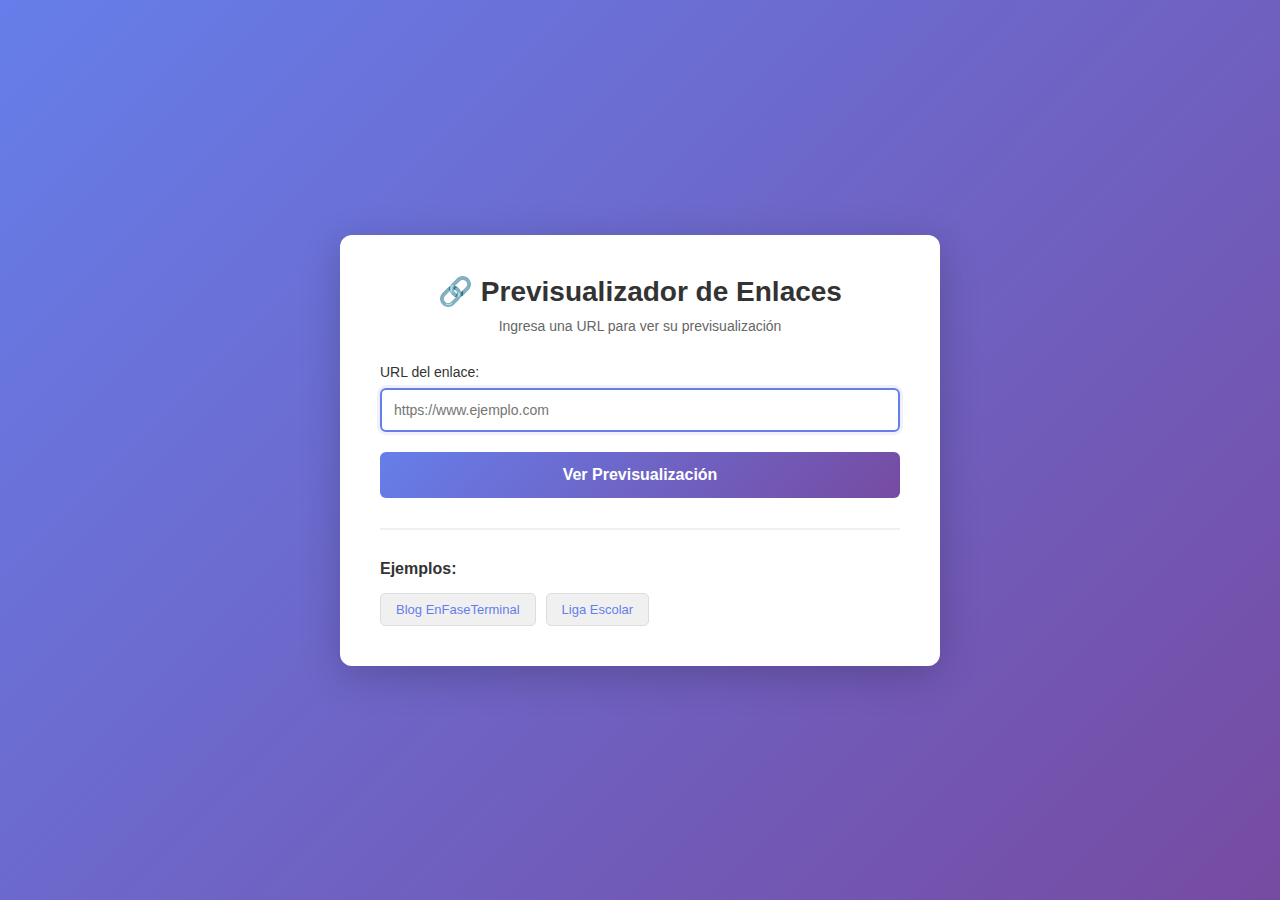
<file: preview-enlace/index.html>
<!DOCTYPE html>
<html lang="es">
<head>
    <meta charset="UTF-8">
    <meta name="viewport" content="width=device-width, initial-scale=1.0">
    <title>Previsualizador de Enlaces</title>
    <style>
        * {
            margin: 0;
            padding: 0;
            box-sizing: border-box;
        }

        body {
            font-family: 'Segoe UI', Tahoma, Geneva, Verdana, sans-serif;
            background: linear-gradient(135deg, #667eea 0%, #764ba2 100%);
            min-height: 100vh;
            display: flex;
            justify-content: center;
            align-items: center;
            padding: 20px;
        }

        .container {
            width: 100%;
            max-width: 600px;
        }

        .card {
            background: white;
            border-radius: 12px;
            box-shadow: 0 10px 40px rgba(0, 0, 0, 0.2);
            padding: 40px;
            animation: slideIn 0.5s ease-out;
        }

        @keyframes slideIn {
            from {
                opacity: 0;
                transform: translateY(20px);
            }
            to {
                opacity: 1;
                transform: translateY(0);
            }
        }

        h1 {
            color: #333;
            margin-bottom: 10px;
            text-align: center;
            font-size: 28px;
        }

        .subtitle {
            color: #666;
            text-align: center;
            margin-bottom: 30px;
            font-size: 14px;
        }

        .input-group {
            margin-bottom: 20px;
        }

        label {
            display: block;
            margin-bottom: 8px;
            color: #333;
            font-weight: 500;
            font-size: 14px;
        }

        input[type="url"] {
            width: 100%;
            padding: 12px;
            border: 2px solid #e0e0e0;
            border-radius: 6px;
            font-size: 14px;
            transition: all 0.3s ease;
            font-family: inherit;
        }

        input[type="url"]:focus {
            outline: none;
            border-color: #667eea;
            box-shadow: 0 0 0 3px rgba(102, 126, 234, 0.1);
        }

        .btn {
            width: 100%;
            padding: 14px 24px;
            background: linear-gradient(135deg, #667eea 0%, #764ba2 100%);
            color: white;
            border: none;
            border-radius: 6px;
            font-size: 16px;
            font-weight: 600;
            cursor: pointer;
            transition: all 0.3s ease;
        }

        .btn:hover {
            transform: translateY(-2px);
            box-shadow: 0 5px 20px rgba(102, 126, 234, 0.3);
        }

        .btn:active {
            transform: translateY(0);
        }

        .btn:disabled {
            opacity: 0.6;
            cursor: not-allowed;
            transform: none;
        }

        .ejemplos {
            margin-top: 30px;
            padding-top: 30px;
            border-top: 2px solid #f0f0f0;
        }

        .ejemplos h3 {
            color: #333;
            margin-bottom: 15px;
            font-size: 16px;
        }

        .ejemplo-links {
            display: flex;
            flex-wrap: wrap;
            gap: 10px;
        }

        .ejemplo-link {
            padding: 8px 15px;
            background: #f0f0f0;
            border: 1px solid #ddd;
            border-radius: 5px;
            color: #667eea;
            text-decoration: none;
            font-size: 13px;
            transition: all 0.3s;
            cursor: pointer;
        }

        .ejemplo-link:hover {
            background: #667eea;
            color: white;
            border-color: #667eea;
        }

        /* Modal */
        .modal-overlay {
            display: none;
            position: fixed;
            top: 0;
            left: 0;
            width: 100%;
            height: 100%;
            background: rgba(0, 0, 0, 0.7);
            z-index: 1000;
            justify-content: center;
            align-items: center;
            padding: 20px;
            animation: fadeIn 0.3s ease-out;
        }

        .modal-overlay.show {
            display: flex;
        }

        @keyframes fadeIn {
            from {
                opacity: 0;
            }
            to {
                opacity: 1;
            }
        }

        .modal {
            background: white;
            border-radius: 12px;
            max-width: 600px;
            width: 100%;
            max-height: 90vh;
            overflow-y: auto;
            box-shadow: 0 20px 60px rgba(0, 0, 0, 0.3);
            animation: slideUp 0.3s ease-out;
            position: relative;
        }

        @keyframes slideUp {
            from {
                opacity: 0;
                transform: translateY(30px);
            }
            to {
                opacity: 1;
                transform: translateY(0);
            }
        }

        .modal-header {
            padding: 20px;
            border-bottom: 1px solid #e0e0e0;
            display: flex;
            justify-content: space-between;
            align-items: center;
        }

        .modal-header h2 {
            color: #333;
            font-size: 20px;
        }

        .modal-close {
            background: none;
            border: none;
            font-size: 24px;
            color: #999;
            cursor: pointer;
            padding: 0;
            width: 30px;
            height: 30px;
            display: flex;
            align-items: center;
            justify-content: center;
            border-radius: 50%;
            transition: all 0.3s;
        }

        .modal-close:hover {
            background: #f0f0f0;
            color: #333;
        }

        .modal-body {
            padding: 20px;
        }

        .preview-image {
            width: 100%;
            max-height: 300px;
            object-fit: cover;
            border-radius: 8px;
            margin-bottom: 20px;
        }

        .preview-title {
            color: #333;
            font-size: 24px;
            font-weight: 600;
            margin-bottom: 10px;
            line-height: 1.3;
        }

        .preview-description {
            color: #666;
            font-size: 14px;
            line-height: 1.6;
            margin-bottom: 15px;
        }

        .preview-url {
            color: #667eea;
            font-size: 13px;
            word-break: break-all;
            margin-bottom: 20px;
            padding: 10px;
            background: #f0f7ff;
            border-left: 3px solid #667eea;
            border-radius: 4px;
        }

        .preview-actions {
            display: flex;
            gap: 10px;
            margin-top: 20px;
        }

        .preview-btn {
            flex: 1;
            padding: 10px 20px;
            border: none;
            border-radius: 6px;
            font-size: 14px;
            font-weight: 600;
            cursor: pointer;
            transition: all 0.3s;
        }

        .preview-btn-primary {
            background: linear-gradient(135deg, #667eea 0%, #764ba2 100%);
            color: white;
        }

        .preview-btn-primary:hover {
            transform: translateY(-1px);
            box-shadow: 0 4px 12px rgba(102, 126, 234, 0.3);
        }

        .preview-btn-secondary {
            background: #f0f0f0;
            color: #333;
            border: 1px solid #ddd;
        }

        .preview-btn-secondary:hover {
            background: #e0e0e0;
            border-color: #667eea;
            color: #667eea;
        }

        .loading {
            text-align: center;
            padding: 40px;
            color: #666;
        }

        .loading-spinner {
            border: 3px solid #f3f3f3;
            border-top: 3px solid #667eea;
            border-radius: 50%;
            width: 40px;
            height: 40px;
            animation: spin 1s linear infinite;
            margin: 0 auto 20px;
        }

        @keyframes spin {
            0% { transform: rotate(0deg); }
            100% { transform: rotate(360deg); }
        }

        .error {
            padding: 20px;
            background: #fee;
            border-left: 4px solid #f00;
            border-radius: 4px;
            color: #c00;
            margin: 20px 0;
        }

        @media (max-width: 600px) {
            .card {
                padding: 25px;
            }

            h1 {
                font-size: 24px;
            }

            .preview-actions {
                flex-direction: column;
            }
        }
    </style>
</head>
<body>
    <div class="container">
        <div class="card">
            <h1>🔗 Previsualizador de Enlaces</h1>
            <p class="subtitle">Ingresa una URL para ver su previsualización</p>
            
            <form id="previewForm">
                <div class="input-group">
                    <label for="urlInput">URL del enlace:</label>
                    <input 
                        type="url" 
                        id="urlInput" 
                        placeholder="https://www.ejemplo.com"
                        required
                    >
                </div>
                <button type="submit" class="btn" id="previewBtn">
                    Ver Previsualización
                </button>
            </form>

            <div class="ejemplos">
                <h3>Ejemplos:</h3>
                <div class="ejemplo-links">
                    <a href="#" class="ejemplo-link" data-url="https://www.enfaseterminal.com/">Blog EnFaseTerminal</a>
                    <a href="#" class="ejemplo-link" data-url="https://www.ligaescolar.es/">Liga Escolar</a>
                </div>
            </div>
        </div>
    </div>

    <!-- Modal -->
    <div class="modal-overlay" id="modalOverlay">
        <div class="modal">
            <div class="modal-header">
                <h2>Previsualización del Enlace</h2>
                <button class="modal-close" id="modalClose">&times;</button>
            </div>
            <div class="modal-body" id="modalBody">
                <div class="loading">
                    <div class="loading-spinner"></div>
                    <p>Cargando previsualización...</p>
                </div>
            </div>
        </div>
    </div>

    <script>
        const form = document.getElementById('previewForm');
        const urlInput = document.getElementById('urlInput');
        const previewBtn = document.getElementById('previewBtn');
        const modalOverlay = document.getElementById('modalOverlay');
        const modalBody = document.getElementById('modalBody');
        const modalClose = document.getElementById('modalClose');
        const ejemploLinks = document.querySelectorAll('.ejemplo-link');

        // Ejemplos de enlaces
        ejemploLinks.forEach(link => {
            link.addEventListener('click', function(e) {
                e.preventDefault();
                const url = this.getAttribute('data-url');
                urlInput.value = url;
                form.dispatchEvent(new Event('submit'));
            });
        });

        // Cerrar modal
        modalClose.addEventListener('click', closeModal);
        modalOverlay.addEventListener('click', function(e) {
            if (e.target === modalOverlay) {
                closeModal();
            }
        });

        // Cerrar con ESC
        document.addEventListener('keydown', function(e) {
            if (e.key === 'Escape' && modalOverlay.classList.contains('show')) {
                closeModal();
            }
        });

        function closeModal() {
            modalOverlay.classList.remove('show');
        }

        function showModal() {
            modalOverlay.classList.add('show');
        }

        function showLoading() {
            modalBody.innerHTML = `
                <div class="loading">
                    <div class="loading-spinner"></div>
                    <p>Cargando previsualización...</p>
                </div>
            `;
        }

        function showError(message) {
            modalBody.innerHTML = `
                <div class="error">
                    <strong>Error:</strong> ${message}
                </div>
            `;
        }

        function showPreview(data) {
            const { title, description, image, url } = data;
            
            modalBody.innerHTML = `
                ${image ? `<img src="${image}" alt="${title || 'Preview'}" class="preview-image" onerror="this.style.display='none'">` : ''}
                ${title ? `<h3 class="preview-title">${title}</h3>` : ''}
                ${description ? `<p class="preview-description">${description}</p>` : ''}
                <div class="preview-url">
                    <strong>URL:</strong> ${url}
                </div>
                <div class="preview-actions">
                    <button class="preview-btn preview-btn-primary" onclick="window.open('${url}', '_blank')">
                        Abrir Enlace
                    </button>
                    <button class="preview-btn preview-btn-secondary" id="copyUrlBtn">
                        Copiar URL
                    </button>
                </div>
            `;

            // Copiar URL
            const copyBtn = document.getElementById('copyUrlBtn');
            if (copyBtn) {
                copyBtn.addEventListener('click', function() {
                    navigator.clipboard.writeText(url).then(() => {
                        const originalText = copyBtn.textContent;
                        copyBtn.textContent = '✓ Copiado';
                        setTimeout(() => {
                            copyBtn.textContent = originalText;
                        }, 2000);
                    }).catch(() => {
                        alert('No se pudo copiar la URL');
                    });
                });
            }
        }

        // Función para obtener previsualización usando API
        async function fetchPreview(url) {
            try {
                // Método 1: Usar API de LinkPreview (requiere API key, pero tiene versión gratuita)
                // Para producción, necesitarías registrarte en linkpreview.net
                
                // Método 2: Usar proxy CORS para obtener metadatos directamente
                const proxyUrl = `https://api.allorigins.win/get?url=${encodeURIComponent(url)}`;
                
                const response = await fetch(proxyUrl);
                const data = await response.json();
                
                if (!data.contents) {
                    throw new Error('No se pudo obtener el contenido');
                }

                // Parsear HTML
                const parser = new DOMParser();
                const doc = parser.parseFromString(data.contents, 'text/html');

                // Extraer metadatos
                const title = doc.querySelector('title')?.textContent || 
                             doc.querySelector('meta[property="og:title"]')?.content ||
                             doc.querySelector('meta[name="twitter:title"]')?.content ||
                             'Sin título';

                const description = doc.querySelector('meta[property="og:description"]')?.content ||
                                  doc.querySelector('meta[name="description"]')?.content ||
                                  doc.querySelector('meta[name="twitter:description"]')?.content ||
                                  'Sin descripción disponible';

                const image = doc.querySelector('meta[property="og:image"]')?.content ||
                            doc.querySelector('meta[name="twitter:image"]')?.content ||
                            doc.querySelector('link[rel="icon"]')?.href ||
                            null;

                // Convertir imagen relativa a absoluta si es necesario
                let imageUrl = image;
                if (image && !image.startsWith('http')) {
                    try {
                        const urlObj = new URL(url);
                        if (image.startsWith('//')) {
                            imageUrl = urlObj.protocol + image;
                        } else if (image.startsWith('/')) {
                            imageUrl = urlObj.origin + image;
                        } else {
                            imageUrl = urlObj.origin + '/' + image;
                        }
                    } catch (e) {
                        imageUrl = image;
                    }
                }

                return {
                    title: title.trim(),
                    description: description.trim(),
                    image: imageUrl,
                    url: url
                };
            } catch (error) {
                console.error('Error fetching preview:', error);
                throw new Error('No se pudo obtener la previsualización. Verifica que la URL sea válida.');
            }
        }

        // Manejar envío del formulario
        form.addEventListener('submit', async function(e) {
            e.preventDefault();
            
            const url = urlInput.value.trim();
            
            if (!url) {
                alert('Por favor, ingresa una URL válida');
                return;
            }

            // Validar URL
            let validUrl;
            try {
                validUrl = new URL(url).href;
            } catch (e) {
                // Intentar agregar https:// si no tiene protocolo
                try {
                    validUrl = new URL('https://' + url).href;
                } catch (e2) {
                    alert('Por favor, ingresa una URL válida');
                    return;
                }
            }

            // Actualizar input con URL válida
            urlInput.value = validUrl;

            // Mostrar modal y loading
            showModal();
            showLoading();
            previewBtn.disabled = true;
            previewBtn.textContent = 'Cargando...';

            try {
                const previewData = await fetchPreview(validUrl);
                showPreview(previewData);
            } catch (error) {
                showError(error.message);
            } finally {
                previewBtn.disabled = false;
                previewBtn.textContent = 'Ver Previsualización';
            }
        });

        // Enfocar input al cargar
        document.addEventListener('DOMContentLoaded', function() {
            urlInput.focus();
        });
    </script>
</body>
</html>
</file>
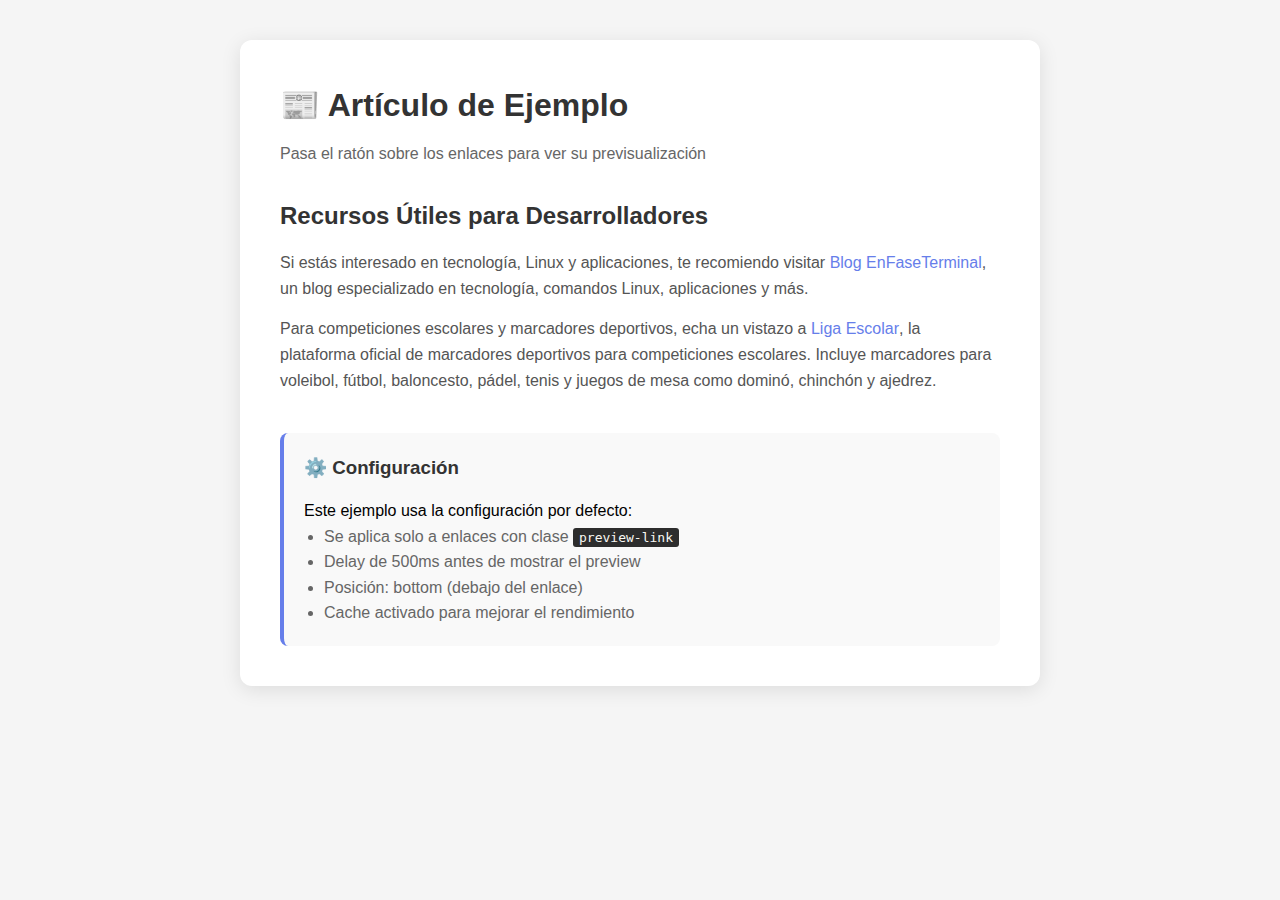
<file: preview-enlace/ejemplo-completo.html>
<!DOCTYPE html>
<html lang="es">
<head>
    <meta charset="UTF-8">
    <meta name="viewport" content="width=device-width, initial-scale=1.0">
    <title>Ejemplo Completo - Preview Hover</title>
    <style>
        * {
            margin: 0;
            padding: 0;
            box-sizing: border-box;
        }

        body {
            font-family: 'Segoe UI', Tahoma, Geneva, Verdana, sans-serif;
            background: #f5f5f5;
            padding: 40px 20px;
            line-height: 1.6;
        }

        .container {
            max-width: 800px;
            margin: 0 auto;
            background: white;
            border-radius: 12px;
            box-shadow: 0 4px 20px rgba(0, 0, 0, 0.1);
            padding: 40px;
        }

        h1 {
            color: #333;
            margin-bottom: 10px;
            font-size: 32px;
        }

        .subtitle {
            color: #666;
            margin-bottom: 30px;
            font-size: 16px;
        }

        .article {
            margin-bottom: 30px;
        }

        .article h2 {
            color: #333;
            margin-bottom: 15px;
            font-size: 24px;
        }

        .article p {
            color: #555;
            margin-bottom: 15px;
            font-size: 16px;
        }

        .article a {
            color: #667eea;
            text-decoration: none;
            font-weight: 500;
            border-bottom: 1px solid transparent;
            transition: border-color 0.3s;
        }

        .article a:hover {
            border-bottom-color: #667eea;
        }

        .config-section {
            background: #f9f9f9;
            padding: 20px;
            border-radius: 8px;
            margin-top: 40px;
            border-left: 4px solid #667eea;
        }

        .config-section h3 {
            color: #333;
            margin-bottom: 15px;
        }

        .config-section code {
            background: #2d2d2d;
            color: #f8f8f2;
            padding: 2px 6px;
            border-radius: 3px;
            font-size: 13px;
        }
    </style>
</head>
<body>
    <div class="container">
        <h1>📰 Artículo de Ejemplo</h1>
        <p class="subtitle">Pasa el ratón sobre los enlaces para ver su previsualización</p>

        <article class="article">
            <h2>Recursos Útiles para Desarrolladores</h2>
            
            <p>
                Si estás interesado en tecnología, Linux y aplicaciones, te recomiendo visitar 
                <a href="https://www.enfaseterminal.com/" class="preview-link" target="_blank">Blog EnFaseTerminal</a>, 
                un blog especializado en tecnología, comandos Linux, aplicaciones y más.
            </p>

            <p>
                Para competiciones escolares y marcadores deportivos, echa un vistazo a 
                <a href="https://www.ligaescolar.es/" class="preview-link" target="_blank">Liga Escolar</a>, 
                la plataforma oficial de marcadores deportivos para competiciones escolares. Incluye marcadores 
                para voleibol, fútbol, baloncesto, pádel, tenis y juegos de mesa como dominó, chinchón y ajedrez.
            </p>
        </article>

        <div class="config-section">
            <h3>⚙️ Configuración</h3>
            <p>Este ejemplo usa la configuración por defecto:</p>
            <ul style="margin-left: 20px; color: #666;">
                <li>Se aplica solo a enlaces con clase <code>preview-link</code></li>
                <li>Delay de 500ms antes de mostrar el preview</li>
                <li>Posición: bottom (debajo del enlace)</li>
                <li>Cache activado para mejorar el rendimiento</li>
            </ul>
        </div>
    </div>

    <!-- Script de preview al hover -->
    <script src="hover-preview.js"></script>
    
    <!-- Opcional: Configuración personalizada -->
    <script>
        // Ejemplo de configuración personalizada (descomenta para usar):
        /*
        HoverPreview.init({
            selector: 'a.preview-link',  // Selector CSS
            applyToAllExternal: false,   // Aplicar a todos los enlaces externos
            delay: 500,                  // Delay en milisegundos
            position: 'bottom',          // 'top', 'bottom', 'left', 'right'
            maxWidth: 400,               // Ancho máximo del preview
            cache: true,                 // Cachear previsualizaciones
            zIndex: 10000               // Z-index del tooltip
        });
        */
    </script>
</body>
</html>
</file>
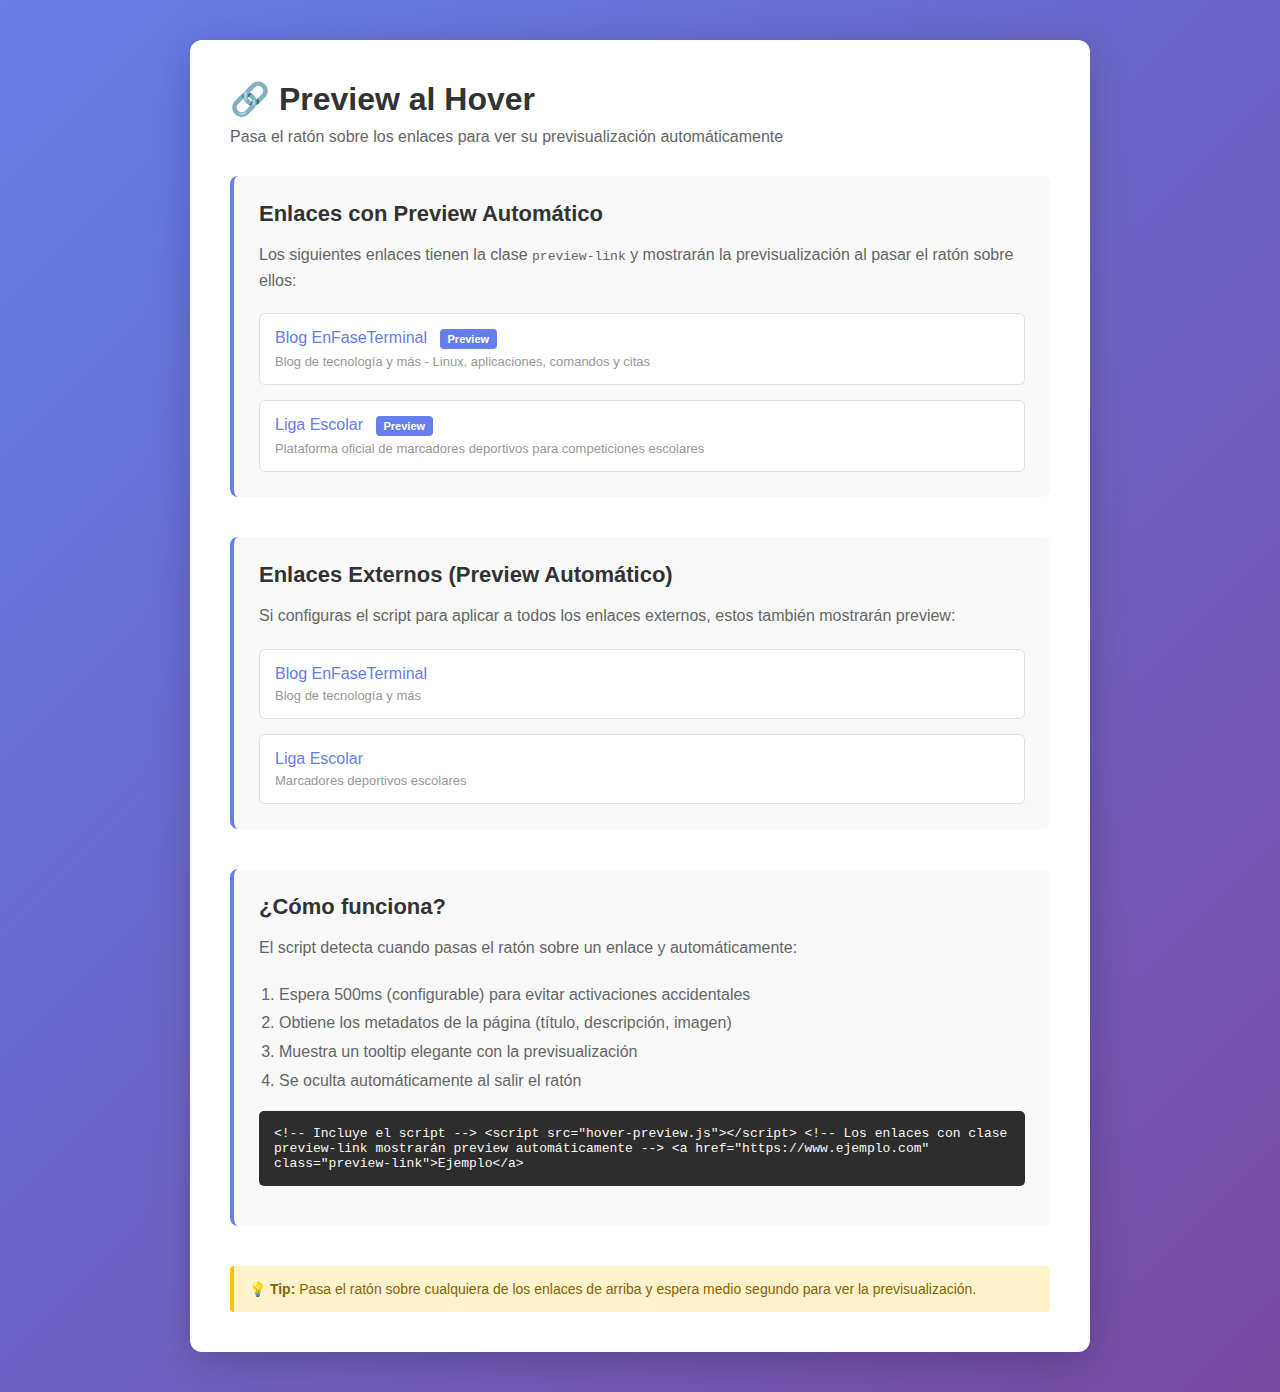
<file: preview-enlace/ejemplo-hover.html>
<!DOCTYPE html>
<html lang="es">
<head>
    <meta charset="UTF-8">
    <meta name="viewport" content="width=device-width, initial-scale=1.0">
    <title>Ejemplo - Preview al Hover</title>
    <style>
        * {
            margin: 0;
            padding: 0;
            box-sizing: border-box;
        }

        body {
            font-family: 'Segoe UI', Tahoma, Geneva, Verdana, sans-serif;
            background: linear-gradient(135deg, #667eea 0%, #764ba2 100%);
            min-height: 100vh;
            padding: 40px 20px;
        }

        .container {
            max-width: 900px;
            margin: 0 auto;
            background: white;
            border-radius: 12px;
            box-shadow: 0 10px 40px rgba(0, 0, 0, 0.2);
            padding: 40px;
        }

        h1 {
            color: #333;
            margin-bottom: 10px;
            font-size: 32px;
        }

        .subtitle {
            color: #666;
            margin-bottom: 30px;
            font-size: 16px;
        }

        .section {
            margin-bottom: 40px;
            padding: 25px;
            background: #f9f9f9;
            border-radius: 8px;
            border-left: 4px solid #667eea;
        }

        .section h2 {
            color: #333;
            margin-bottom: 15px;
            font-size: 22px;
        }

        .section p {
            color: #666;
            line-height: 1.6;
            margin-bottom: 20px;
        }

        .links-container {
            display: flex;
            flex-direction: column;
            gap: 15px;
        }

        .link-item {
            padding: 15px;
            background: white;
            border-radius: 6px;
            border: 1px solid #e0e0e0;
            transition: all 0.3s;
        }

        .link-item:hover {
            border-color: #667eea;
            box-shadow: 0 2px 8px rgba(102, 126, 234, 0.1);
        }

        .link-item a {
            color: #667eea;
            text-decoration: none;
            font-weight: 500;
            font-size: 16px;
            transition: color 0.3s;
        }

        .link-item a:hover {
            color: #764ba2;
        }

        .link-description {
            color: #999;
            font-size: 13px;
            margin-top: 5px;
        }

        .info-box {
            background: #fff3cd;
            border-left: 4px solid #ffc107;
            padding: 15px;
            border-radius: 4px;
            margin-top: 20px;
        }

        .info-box p {
            color: #856404;
            margin: 0;
            font-size: 14px;
        }

        .code-example {
            background: #2d2d2d;
            color: #f8f8f2;
            padding: 15px;
            border-radius: 5px;
            overflow-x: auto;
            margin: 15px 0;
            font-family: 'Courier New', monospace;
            font-size: 13px;
        }

        .badge {
            display: inline-block;
            padding: 4px 8px;
            background: #667eea;
            color: white;
            border-radius: 4px;
            font-size: 11px;
            font-weight: 600;
            margin-left: 8px;
        }
    </style>
</head>
<body>
    <div class="container">
        <h1>🔗 Preview al Hover</h1>
        <p class="subtitle">Pasa el ratón sobre los enlaces para ver su previsualización automáticamente</p>

        <div class="section">
            <h2>Enlaces con Preview Automático</h2>
            <p>Los siguientes enlaces tienen la clase <code>preview-link</code> y mostrarán la previsualización al pasar el ratón sobre ellos:</p>
            
            <div class="links-container">
                <div class="link-item">
                    <a href="https://www.enfaseterminal.com/" class="preview-link" target="_blank">
                        Blog EnFaseTerminal
                        <span class="badge">Preview</span>
                    </a>
                    <div class="link-description">Blog de tecnología y más - Linux, aplicaciones, comandos y citas</div>
                </div>

                <div class="link-item">
                    <a href="https://www.ligaescolar.es/" class="preview-link" target="_blank">
                        Liga Escolar
                        <span class="badge">Preview</span>
                    </a>
                    <div class="link-description">Plataforma oficial de marcadores deportivos para competiciones escolares</div>
                </div>
            </div>
        </div>

        <div class="section">
            <h2>Enlaces Externos (Preview Automático)</h2>
            <p>Si configuras el script para aplicar a todos los enlaces externos, estos también mostrarán preview:</p>
            
            <div class="links-container">
                <div class="link-item">
                    <a href="https://www.enfaseterminal.com/" target="_blank">
                        Blog EnFaseTerminal
                    </a>
                    <div class="link-description">Blog de tecnología y más</div>
                </div>

                <div class="link-item">
                    <a href="https://www.ligaescolar.es/" target="_blank">
                        Liga Escolar
                    </a>
                    <div class="link-description">Marcadores deportivos escolares</div>
                </div>
            </div>
        </div>

        <div class="section">
            <h2>¿Cómo funciona?</h2>
            <p>El script detecta cuando pasas el ratón sobre un enlace y automáticamente:</p>
            <ol style="margin-left: 20px; color: #666; line-height: 1.8;">
                <li>Espera 500ms (configurable) para evitar activaciones accidentales</li>
                <li>Obtiene los metadatos de la página (título, descripción, imagen)</li>
                <li>Muestra un tooltip elegante con la previsualización</li>
                <li>Se oculta automáticamente al salir el ratón</li>
            </ol>

            <div class="code-example">
&lt;!-- Incluye el script --&gt;
&lt;script src="hover-preview.js"&gt;&lt;/script&gt;

&lt;!-- Los enlaces con clase preview-link mostrarán preview automáticamente --&gt;
&lt;a href="https://www.ejemplo.com" class="preview-link"&gt;Ejemplo&lt;/a&gt;
            </div>
        </div>

        <div class="info-box">
            <p><strong>💡 Tip:</strong> Pasa el ratón sobre cualquiera de los enlaces de arriba y espera medio segundo para ver la previsualización.</p>
        </div>
    </div>

    <!-- Script de preview al hover -->
    <script src="hover-preview.js"></script>
</body>
</html>
</file>
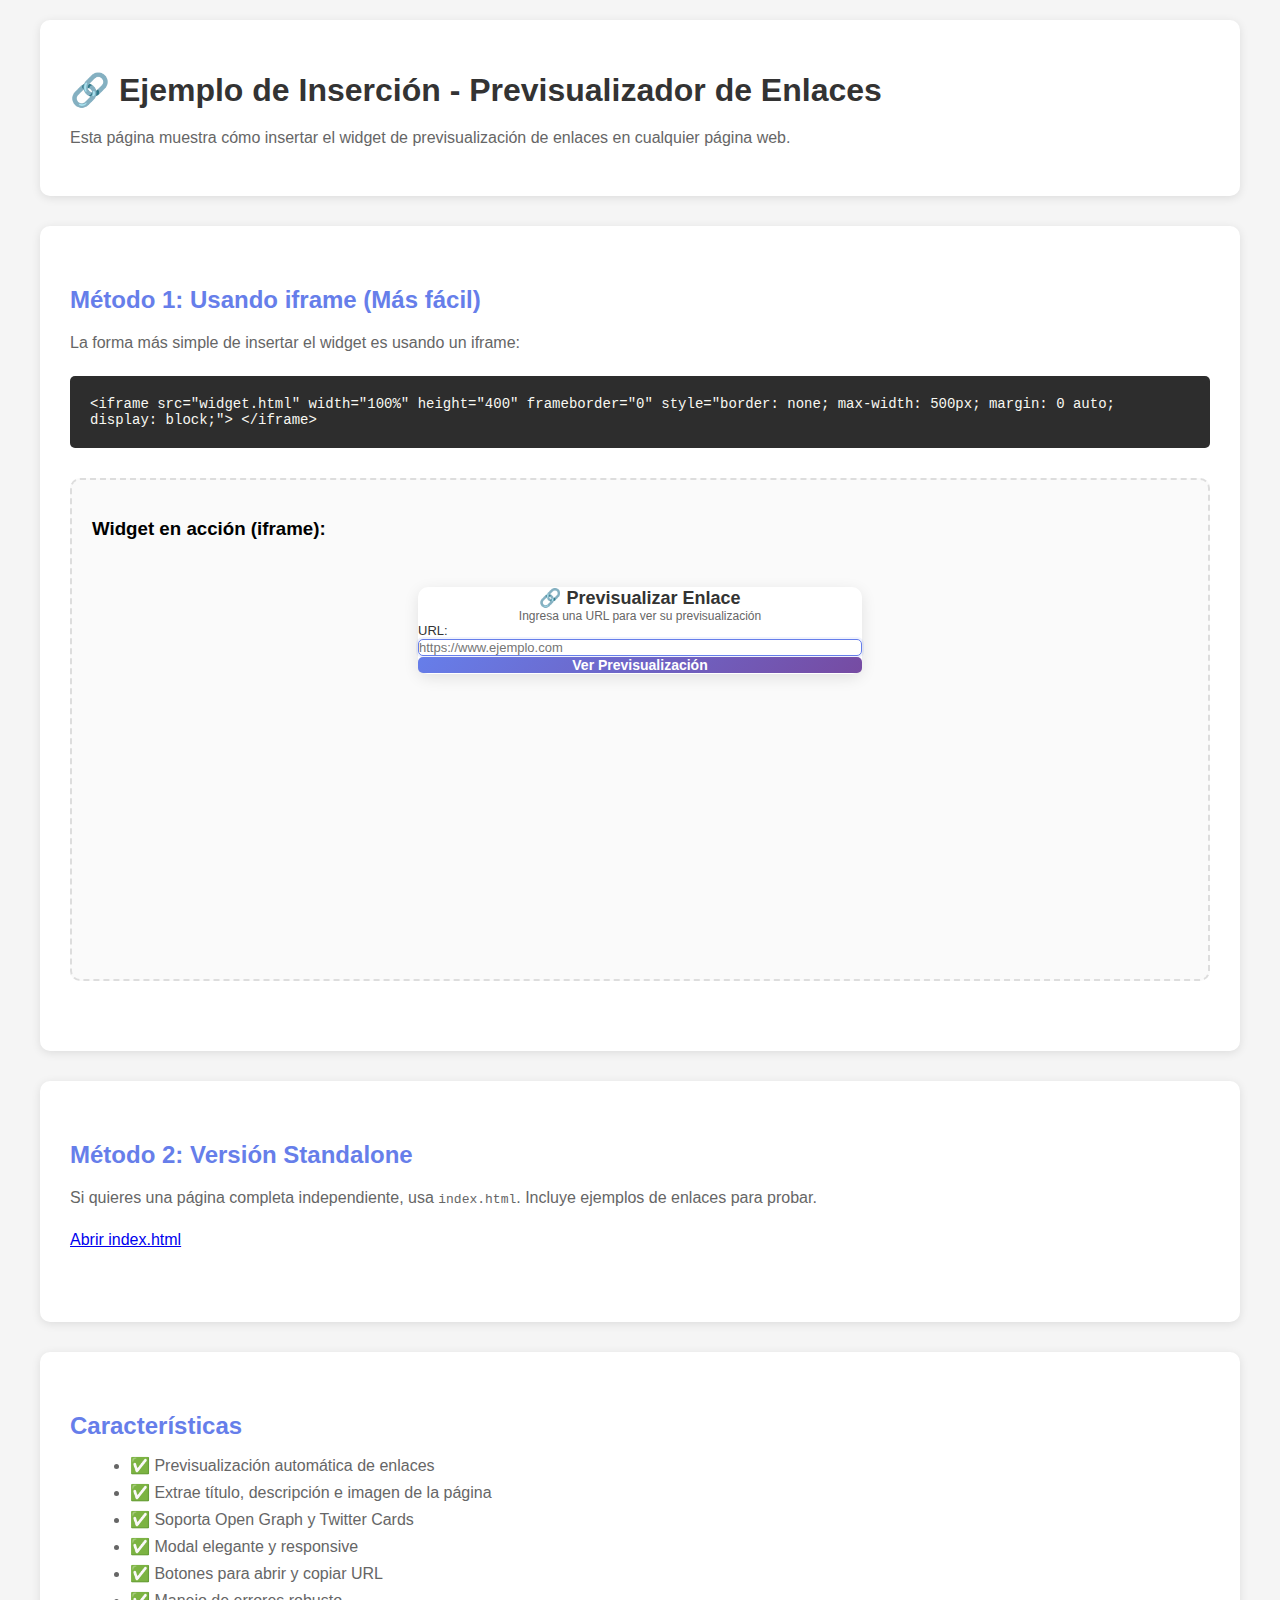
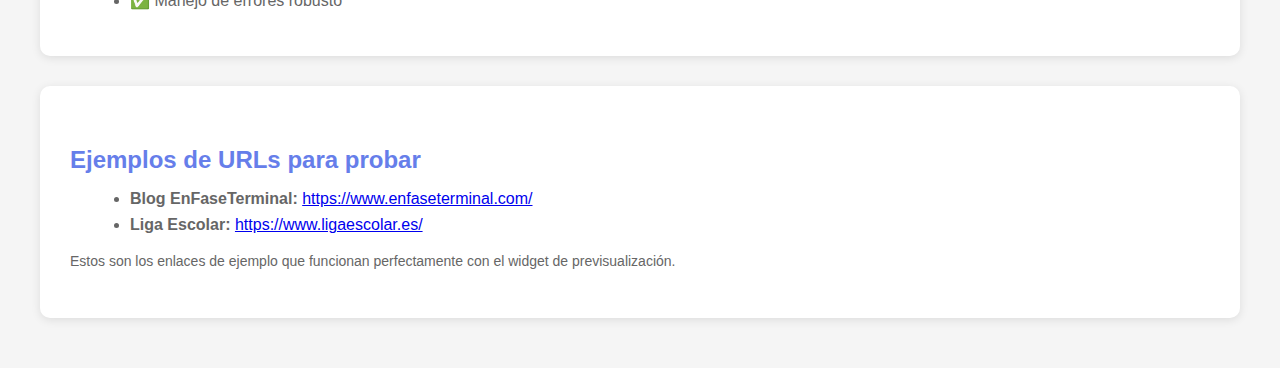
<file: preview-enlace/ejemplo-insercion.html>
<!DOCTYPE html>
<html lang="es">
<head>
    <meta charset="UTF-8">
    <meta name="viewport" content="width=device-width, initial-scale=1.0">
    <title>Ejemplo de Inserción - Previsualizador de Enlaces</title>
    <style>
        body {
            font-family: Arial, sans-serif;
            max-width: 1200px;
            margin: 0 auto;
            padding: 20px;
            background: #f5f5f5;
        }
        
        .header {
            background: white;
            padding: 30px;
            border-radius: 10px;
            margin-bottom: 30px;
            box-shadow: 0 2px 10px rgba(0,0,0,0.1);
        }
        
        .content {
            background: white;
            padding: 30px;
            border-radius: 10px;
            box-shadow: 0 2px 10px rgba(0,0,0,0.1);
            margin-bottom: 30px;
        }
        
        h1 {
            color: #333;
            margin-bottom: 10px;
        }
        
        h2 {
            color: #667eea;
            margin-top: 30px;
            margin-bottom: 15px;
        }
        
        p {
            color: #666;
            line-height: 1.6;
            margin-bottom: 15px;
        }
        
        .code-example {
            background: #2d2d2d;
            color: #f8f8f2;
            padding: 20px;
            border-radius: 5px;
            overflow-x: auto;
            margin: 20px 0;
            font-family: 'Courier New', monospace;
            font-size: 14px;
        }
        
        .widget-demo {
            margin: 30px 0;
            padding: 20px;
            background: #fafafa;
            border-radius: 10px;
            border: 2px dashed #ddd;
        }
        
        .method {
            margin-bottom: 40px;
        }
        
        ul {
            margin-left: 20px;
            color: #666;
        }
        
        li {
            margin-bottom: 8px;
        }
    </style>
</head>
<body>
    <div class="header">
        <h1>🔗 Ejemplo de Inserción - Previsualizador de Enlaces</h1>
        <p>Esta página muestra cómo insertar el widget de previsualización de enlaces en cualquier página web.</p>
    </div>
    
    <div class="content">
        <div class="method">
            <h2>Método 1: Usando iframe (Más fácil)</h2>
            <p>La forma más simple de insertar el widget es usando un iframe:</p>
            
            <div class="code-example">
&lt;iframe 
    src="widget.html" 
    width="100%" 
    height="400" 
    frameborder="0"
    style="border: none; max-width: 500px; margin: 0 auto; display: block;"&gt;
&lt;/iframe&gt;
            </div>
            
            <div class="widget-demo">
                <h3>Widget en acción (iframe):</h3>
                <iframe 
                    src="widget.html" 
                    width="100%" 
                    height="400" 
                    frameborder="0"
                    style="border: none; max-width: 500px; margin: 0 auto; display: block;">
                </iframe>
            </div>
        </div>
    </div>
    
    <div class="content">
        <div class="method">
            <h2>Método 2: Versión Standalone</h2>
            <p>Si quieres una página completa independiente, usa <code>index.html</code>. Incluye ejemplos de enlaces para probar.</p>
            <p><a href="index.html" target="_blank">Abrir index.html</a></p>
        </div>
    </div>
    
    <div class="content">
        <h2>Características</h2>
        <ul>
            <li>✅ Previsualización automática de enlaces</li>
            <li>✅ Extrae título, descripción e imagen de la página</li>
            <li>✅ Soporta Open Graph y Twitter Cards</li>
            <li>✅ Modal elegante y responsive</li>
            <li>✅ Botones para abrir y copiar URL</li>
            <li>✅ Manejo de errores robusto</li>
        </ul>
    </div>

    <div class="content">
        <h2>Ejemplos de URLs para probar</h2>
        <ul>
            <li><strong>Blog EnFaseTerminal:</strong> <a href="https://www.enfaseterminal.com/" target="_blank">https://www.enfaseterminal.com/</a></li>
            <li><strong>Liga Escolar:</strong> <a href="https://www.ligaescolar.es/" target="_blank">https://www.ligaescolar.es/</a></li>
        </ul>
        <p style="margin-top: 15px; color: #666; font-size: 14px;">
            Estos son los enlaces de ejemplo que funcionan perfectamente con el widget de previsualización.
        </p>
    </div>
</body>
</html>
</file>
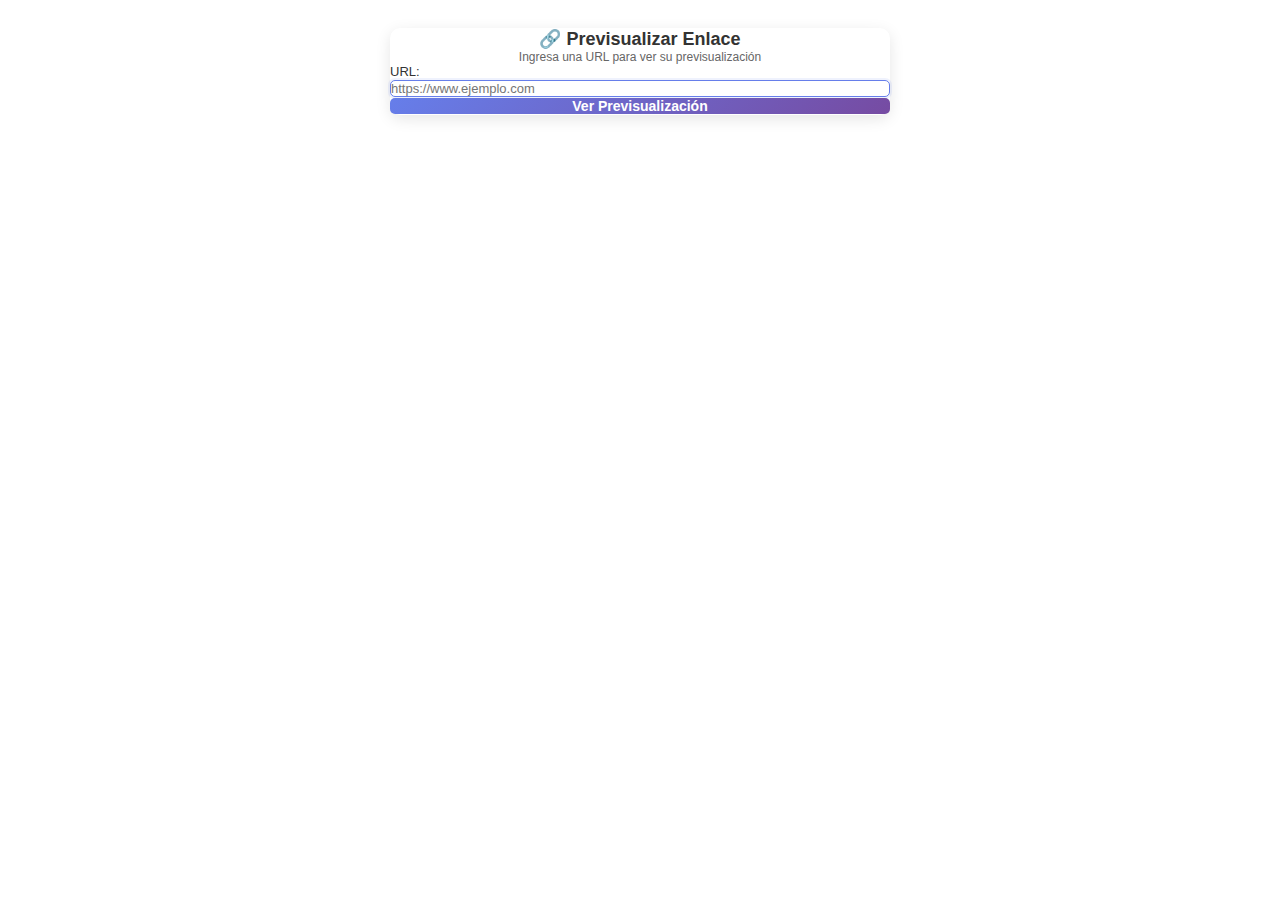
<file: preview-enlace/widget.html>
<!DOCTYPE html>
<html lang="es">
<head>
    <meta charset="UTF-8">
    <meta name="viewport" content="width=device-width, initial-scale=1.0">
    <title>Widget Previsualizador de Enlaces</title>
    <style>
        /* Estilos del widget - Pueden ser sobrescritos por la página que lo incluye */
        #preview-enlace-widget {
            font-family: 'Segoe UI', Tahoma, Geneva, Verdana, sans-serif;
            max-width: 500px;
            margin: 0 auto;
            padding: 20px;
        }

        #preview-enlace-widget * {
            margin: 0;
            padding: 0;
            box-sizing: border-box;
        }

        .preview-widget-container {
            background: white;
            border-radius: 10px;
            box-shadow: 0 4px 15px rgba(0, 0, 0, 0.1);
            padding: 25px;
        }

        .preview-widget-container h3 {
            color: #333;
            font-size: 18px;
            margin-bottom: 8px;
            text-align: center;
        }

        .preview-widget-container .subtitle {
            color: #666;
            text-align: center;
            font-size: 12px;
            margin-bottom: 20px;
        }

        .preview-widget-input-group {
            margin-bottom: 15px;
        }

        .preview-widget-input-group label {
            display: block;
            margin-bottom: 6px;
            color: #333;
            font-weight: 500;
            font-size: 13px;
        }

        .preview-widget-input-group input {
            width: 100%;
            padding: 10px;
            border: 1px solid #ddd;
            border-radius: 5px;
            font-size: 13px;
            font-family: inherit;
        }

        .preview-widget-input-group input:focus {
            outline: none;
            border-color: #667eea;
            box-shadow: 0 0 0 2px rgba(102, 126, 234, 0.1);
        }

        .preview-widget-btn {
            width: 100%;
            padding: 10px;
            background: linear-gradient(135deg, #667eea 0%, #764ba2 100%);
            color: white;
            border: none;
            border-radius: 5px;
            font-size: 14px;
            font-weight: 600;
            cursor: pointer;
            transition: all 0.3s;
        }

        .preview-widget-btn:hover {
            transform: translateY(-1px);
            box-shadow: 0 4px 12px rgba(102, 126, 234, 0.3);
        }

        .preview-widget-btn:disabled {
            opacity: 0.6;
            cursor: not-allowed;
        }

        /* Modal */
        .preview-modal-overlay {
            display: none;
            position: fixed;
            top: 0;
            left: 0;
            width: 100%;
            height: 100%;
            background: rgba(0, 0, 0, 0.7);
            z-index: 10000;
            justify-content: center;
            align-items: center;
            padding: 20px;
        }

        .preview-modal-overlay.show {
            display: flex;
        }

        .preview-modal {
            background: white;
            border-radius: 12px;
            max-width: 600px;
            width: 100%;
            max-height: 90vh;
            overflow-y: auto;
            box-shadow: 0 20px 60px rgba(0, 0, 0, 0.3);
            position: relative;
        }

        .preview-modal-header {
            padding: 20px;
            border-bottom: 1px solid #e0e0e0;
            display: flex;
            justify-content: space-between;
            align-items: center;
        }

        .preview-modal-header h2 {
            color: #333;
            font-size: 18px;
        }

        .preview-modal-close {
            background: none;
            border: none;
            font-size: 24px;
            color: #999;
            cursor: pointer;
            padding: 0;
            width: 30px;
            height: 30px;
            display: flex;
            align-items: center;
            justify-content: center;
            border-radius: 50%;
            transition: all 0.3s;
        }

        .preview-modal-close:hover {
            background: #f0f0f0;
            color: #333;
        }

        .preview-modal-body {
            padding: 20px;
        }

        .preview-image {
            width: 100%;
            max-height: 300px;
            object-fit: cover;
            border-radius: 8px;
            margin-bottom: 20px;
        }

        .preview-title {
            color: #333;
            font-size: 20px;
            font-weight: 600;
            margin-bottom: 10px;
            line-height: 1.3;
        }

        .preview-description {
            color: #666;
            font-size: 14px;
            line-height: 1.6;
            margin-bottom: 15px;
        }

        .preview-url {
            color: #667eea;
            font-size: 12px;
            word-break: break-all;
            margin-bottom: 20px;
            padding: 10px;
            background: #f0f7ff;
            border-left: 3px solid #667eea;
            border-radius: 4px;
        }

        .preview-actions {
            display: flex;
            gap: 10px;
            margin-top: 20px;
        }

        .preview-btn {
            flex: 1;
            padding: 10px 15px;
            border: none;
            border-radius: 5px;
            font-size: 13px;
            font-weight: 600;
            cursor: pointer;
            transition: all 0.3s;
        }

        .preview-btn-primary {
            background: linear-gradient(135deg, #667eea 0%, #764ba2 100%);
            color: white;
        }

        .preview-btn-primary:hover {
            transform: translateY(-1px);
            box-shadow: 0 4px 12px rgba(102, 126, 234, 0.3);
        }

        .preview-btn-secondary {
            background: #f0f0f0;
            color: #333;
            border: 1px solid #ddd;
        }

        .preview-btn-secondary:hover {
            background: #e0e0e0;
            border-color: #667eea;
            color: #667eea;
        }

        .preview-loading {
            text-align: center;
            padding: 40px;
            color: #666;
        }

        .preview-loading-spinner {
            border: 3px solid #f3f3f3;
            border-top: 3px solid #667eea;
            border-radius: 50%;
            width: 40px;
            height: 40px;
            animation: spin 1s linear infinite;
            margin: 0 auto 20px;
        }

        @keyframes spin {
            0% { transform: rotate(0deg); }
            100% { transform: rotate(360deg); }
        }

        .preview-error {
            padding: 20px;
            background: #fee;
            border-left: 4px solid #f00;
            border-radius: 4px;
            color: #c00;
            margin: 20px 0;
        }

        @media (max-width: 500px) {
            .preview-widget-container {
                padding: 15px;
            }

            .preview-actions {
                flex-direction: column;
            }
        }
    </style>
</head>
<body>
    <div id="preview-enlace-widget">
        <div class="preview-widget-container">
            <h3>🔗 Previsualizar Enlace</h3>
            <p class="subtitle">Ingresa una URL para ver su previsualización</p>
            
            <form id="previewWidgetForm">
                <div class="preview-widget-input-group">
                    <label for="previewWidgetUrl">URL:</label>
                    <input 
                        type="url" 
                        id="previewWidgetUrl" 
                        placeholder="https://www.ejemplo.com"
                        required
                    >
                </div>
                <button type="submit" class="preview-widget-btn" id="previewWidgetBtn">
                    Ver Previsualización
                </button>
            </form>
        </div>
    </div>

    <!-- Modal -->
    <div class="preview-modal-overlay" id="previewModalOverlay">
        <div class="preview-modal">
            <div class="preview-modal-header">
                <h2>Previsualización del Enlace</h2>
                <button class="preview-modal-close" id="previewModalClose">&times;</button>
            </div>
            <div class="preview-modal-body" id="previewModalBody">
                <div class="preview-loading">
                    <div class="preview-loading-spinner"></div>
                    <p>Cargando previsualización...</p>
                </div>
            </div>
        </div>
    </div>

    <script>
        (function() {
            const form = document.getElementById('previewWidgetForm');
            const urlInput = document.getElementById('previewWidgetUrl');
            const previewBtn = document.getElementById('previewWidgetBtn');
            const modalOverlay = document.getElementById('previewModalOverlay');
            const modalBody = document.getElementById('previewModalBody');
            const modalClose = document.getElementById('previewModalClose');

            // Cerrar modal
            modalClose.addEventListener('click', closeModal);
            modalOverlay.addEventListener('click', function(e) {
                if (e.target === modalOverlay) {
                    closeModal();
                }
            });

            // Cerrar con ESC
            document.addEventListener('keydown', function(e) {
                if (e.key === 'Escape' && modalOverlay.classList.contains('show')) {
                    closeModal();
                }
            });

            function closeModal() {
                modalOverlay.classList.remove('show');
            }

            function showModal() {
                modalOverlay.classList.add('show');
            }

            function showLoading() {
                modalBody.innerHTML = `
                    <div class="preview-loading">
                        <div class="preview-loading-spinner"></div>
                        <p>Cargando previsualización...</p>
                    </div>
                `;
            }

            function showError(message) {
                modalBody.innerHTML = `
                    <div class="preview-error">
                        <strong>Error:</strong> ${message}
                    </div>
                `;
            }

            function showPreview(data) {
                const { title, description, image, url } = data;
                
                modalBody.innerHTML = `
                    ${image ? `<img src="${image}" alt="${title || 'Preview'}" class="preview-image" onerror="this.style.display='none'">` : ''}
                    ${title ? `<h3 class="preview-title">${title}</h3>` : ''}
                    ${description ? `<p class="preview-description">${description}</p>` : ''}
                    <div class="preview-url">
                        <strong>URL:</strong> ${url}
                    </div>
                    <div class="preview-actions">
                        <button class="preview-btn preview-btn-primary" onclick="window.open('${url}', '_blank')">
                            Abrir Enlace
                        </button>
                        <button class="preview-btn preview-btn-secondary" id="copyUrlBtn">
                            Copiar URL
                        </button>
                    </div>
                `;

                // Copiar URL
                const copyBtn = document.getElementById('copyUrlBtn');
                if (copyBtn) {
                    copyBtn.addEventListener('click', function() {
                        navigator.clipboard.writeText(url).then(() => {
                            const originalText = copyBtn.textContent;
                            copyBtn.textContent = '✓ Copiado';
                            setTimeout(() => {
                                copyBtn.textContent = originalText;
                            }, 2000);
                        }).catch(() => {
                            alert('No se pudo copiar la URL');
                        });
                    });
                }
            }

            // Función para obtener previsualización
            async function fetchPreview(url) {
                try {
                    const proxyUrl = `https://api.allorigins.win/get?url=${encodeURIComponent(url)}`;
                    const response = await fetch(proxyUrl);
                    const data = await response.json();
                    
                    if (!data.contents) {
                        throw new Error('No se pudo obtener el contenido');
                    }

                    const parser = new DOMParser();
                    const doc = parser.parseFromString(data.contents, 'text/html');

                    const title = doc.querySelector('title')?.textContent || 
                                 doc.querySelector('meta[property="og:title"]')?.content ||
                                 doc.querySelector('meta[name="twitter:title"]')?.content ||
                                 'Sin título';

                    const description = doc.querySelector('meta[property="og:description"]')?.content ||
                                      doc.querySelector('meta[name="description"]')?.content ||
                                      doc.querySelector('meta[name="twitter:description"]')?.content ||
                                      'Sin descripción disponible';

                    const image = doc.querySelector('meta[property="og:image"]')?.content ||
                                doc.querySelector('meta[name="twitter:image"]')?.content ||
                                null;

                    let imageUrl = image;
                    if (image && !image.startsWith('http')) {
                        try {
                            const urlObj = new URL(url);
                            if (image.startsWith('//')) {
                                imageUrl = urlObj.protocol + image;
                            } else if (image.startsWith('/')) {
                                imageUrl = urlObj.origin + image;
                            } else {
                                imageUrl = urlObj.origin + '/' + image;
                            }
                        } catch (e) {
                            imageUrl = image;
                        }
                    }

                    return {
                        title: title.trim(),
                        description: description.trim(),
                        image: imageUrl,
                        url: url
                    };
                } catch (error) {
                    console.error('Error fetching preview:', error);
                    throw new Error('No se pudo obtener la previsualización. Verifica que la URL sea válida.');
                }
            }

            // Manejar envío del formulario
            form.addEventListener('submit', async function(e) {
                e.preventDefault();
                
                let url = urlInput.value.trim();
                
                if (!url) {
                    alert('Por favor, ingresa una URL válida');
                    return;
                }

                try {
                    url = new URL(url).href;
                } catch (e) {
                    try {
                        url = new URL('https://' + url).href;
                    } catch (e2) {
                        alert('Por favor, ingresa una URL válida');
                        return;
                    }
                }

                urlInput.value = url;
                showModal();
                showLoading();
                previewBtn.disabled = true;
                previewBtn.textContent = 'Cargando...';

                try {
                    const previewData = await fetchPreview(url);
                    showPreview(previewData);
                } catch (error) {
                    showError(error.message);
                } finally {
                    previewBtn.disabled = false;
                    previewBtn.textContent = 'Ver Previsualización';
                }
            });

            // Enfocar input al cargar
            document.addEventListener('DOMContentLoaded', function() {
                urlInput.focus();
            });
        })();
    </script>
</body>
</html>
</file>
